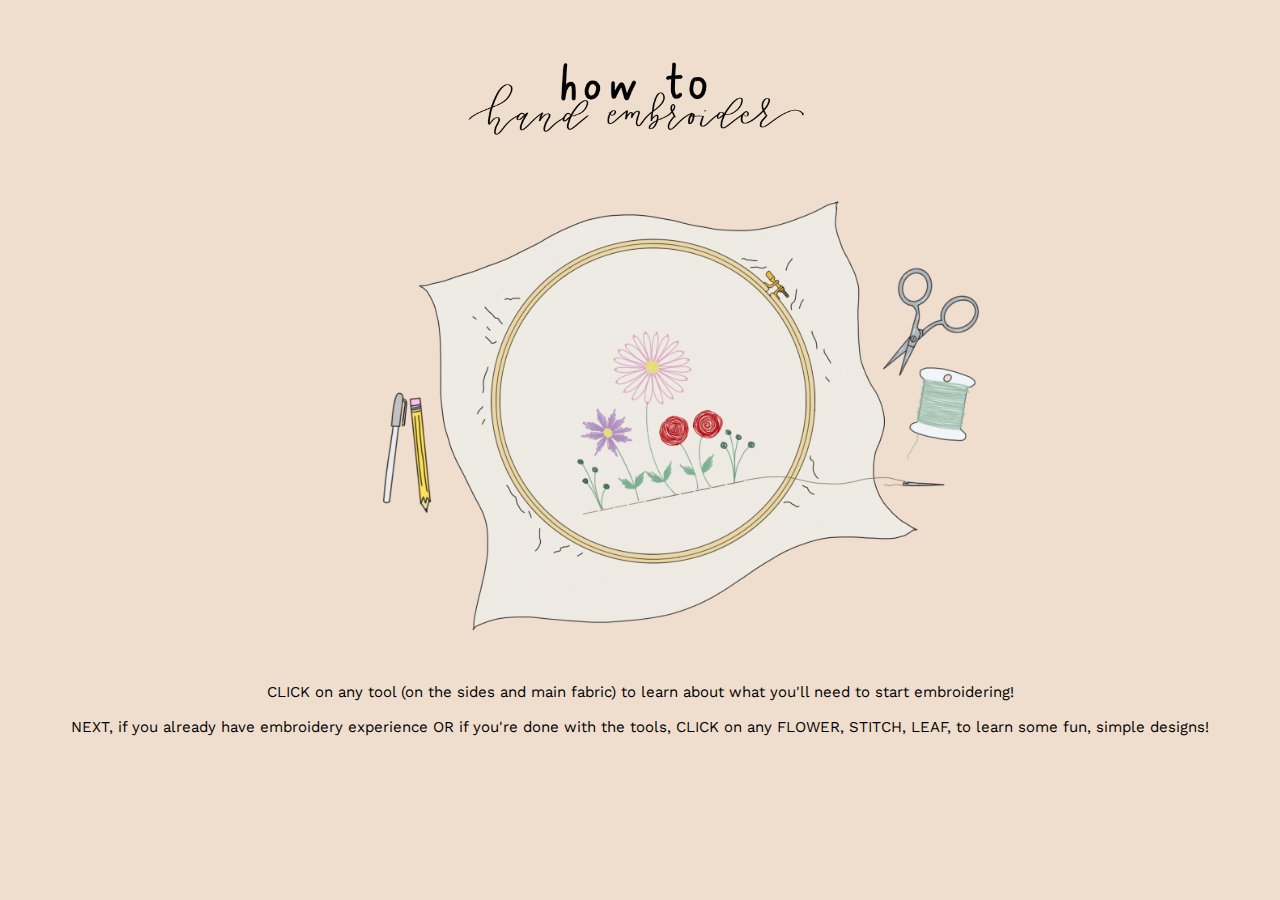
<file: index.html>
<html>
    <head>
        <link rel= "stylesheet" href="assets/css/style.css">
        <link rel="preconnect" href="https://fonts.gstatic.com">
        <link href="https://fonts.googleapis.com/css2?family=Work+Sans&display=swap" rel="stylesheet">
        <title>How To Hand Embroider</title>
    </head>

    <body>
        <div class="content">
            <img class="title" src="assets/img/title 2.png" width= 350px>
           <img id="cover-art" src="assets/img/cover-art.png" width= 900px>
           <img class="mask hidden" id="fabric-hoop" src="assets/img/fabric.png" width=900px>
           <img class="mask hidden" id="needle" src="assets/img/needle.png" width = 900px>
           <img class="mask hidden" id="scissors" src="assets/img/scissors.png" width = 900px>
           <img class="mask hidden" id="spool" src="assets/img/spool.png" width = 900px>
           <img class="mask hidden" id="pens" src="assets/img/pens.png" width =900px>
           <img class="mask hidden" id="backstitch" src="assets/img/backstitch.png" width = 900px>
           <img class="mask hidden" id="leaves" src="assets/img/leaves.png" width = 900px>
           <img class="mask hidden" id="knots" src="assets/img/knots.png" width= 900px>
           <img class="mask hidden" id="knots1" src="assets/img/knots.png" width = 900px>
           <img class="mask hidden" id="daisy" src="assets/img/daisy.png" width = 900px>
           <img class="mask hidden" id="flower" src="assets/img/flower.png" width = 900px>
           <img class="mask hidden" id="roses" src="assets/img/roses.png" width = 900px>
           <a class="text" id="line1">CLICK on any tool (on the sides and main fabric) to learn about what you'll need to start embroidering!</a>
           <a class="text" id="line2">NEXT, if you already have embroidery experience OR if you're done with the tools, CLICK on any FLOWER, STITCH, LEAF, to learn some fun, simple designs!</a>
            <a class="buttons" id="fabric-button" href="fabrichoop.html"></a>
            <a class="buttons" id="needle-button" href="needle.html"></a>
            <a class="buttons" id="scissors-button" href="othertools.html"></a>
            <a class="buttons" id="pens-button" href="othertools.html"></a>
            <a class="buttons" id="spool-button" href="spool.html"></a>
            <a class="buttons" id="backstitch-button" href="backstitch.html"></a>
            <a class="buttons" id="daisy-button" href="daisy.html"></a>
            <a class="buttons" id="flower-button" href="flower.html"></a>
            <a class="buttons" id="roses-button" href="roses.html"></a>
            <a class="buttons" id="knots-button" href="knots.html"></a>
            <a class="buttons" id="knots-button1" href="knots.html"></a>
            <a class="buttons" id="leaves-button" href="leaves.html"></a>
        </div>
    </body>
    <script src="assets/js/jscript.js"></script>
</html>
</file>
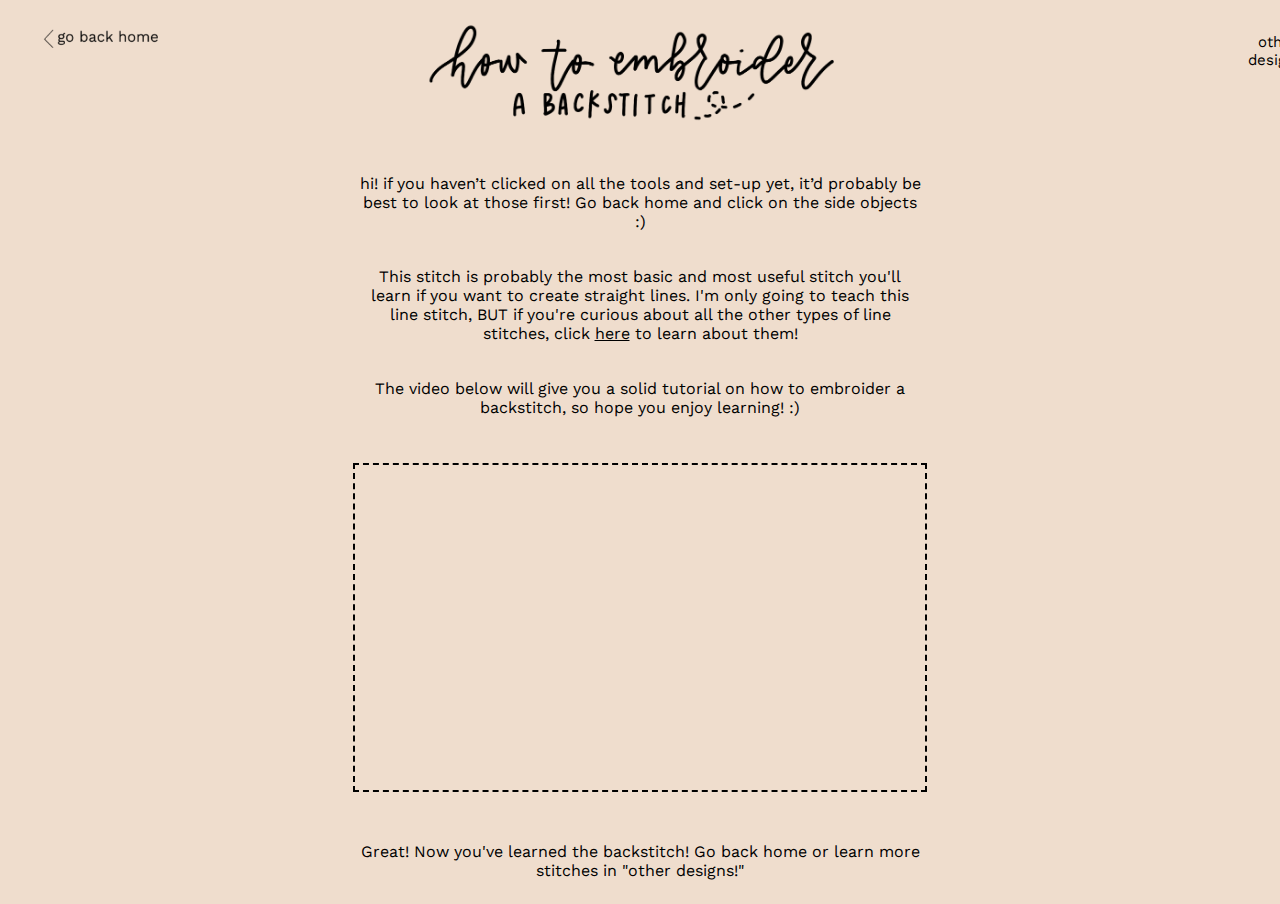
<file: backstitch.html>
<html>
    <head>
        <link rel= "stylesheet" href="assets/css/style.css">
        <link rel="preconnect" href="https://fonts.gstatic.com">
        <link href="https://fonts.googleapis.com/css2?family=Work+Sans&display=swap" rel="stylesheet">
        <title>How To Hand Embroider</title>
    </head>

    <body>
        <a class = "home" href="index.html"><img id="arrow" src="assets/img/back home.png" width=150px></a>
        <div class="dropdown" style="float:right;">
            <button class = "btn">other designs!</button>
            <div class = "drop-content"> <!--I used this link to help me make this https://www.w3schools.com/howto/howto_css_dropdown.asp-->
                <a href = "daisy.html">daisies</a>
                <a href = "flower.html">lilies</a>
                <a href = "roses.html">roses</a>
                <a href = "knots.html">knots</a>
                <a href = "leaves.html">leaves</a>
            </div>
        </div>
        <div class="design-content">
            <img class="backstitch title" src="assets/img/backstitch title.png" width=500px>
            <p>hi! if you haven’t clicked on all the tools and set-up yet, it’d probably be best to look at those first! Go back home and click on the side objects :)</p>
            <p>This stitch is probably the most basic and most useful stitch you'll learn if you want to create straight lines. I'm only going to teach this line stitch, BUT if you're curious about all the other types of line stitches, click <a href= "https://www.youtube.com/watch?v=Ox_UKb4GHeQ&ab_channel=Malina_GMEXCLUSIVE" target="_blank">here</a> to learn about them!</p>
            <p>The video below will give you a solid tutorial on how to embroider a backstitch, so hope you enjoy learning! :)</p>
            <iframe class="videos" width="560" height="315" src="https://www.youtube.com/embed/rZ_wVC84UmM?start=8" title="YouTube video player" frameborder="0" allow="accelerometer; autoplay; clipboard-write; encrypted-media; gyroscope; picture-in-picture" allowfullscreen>
            </iframe>
            <p>Great! Now you've learned the backstitch! Go back home or learn more stitches in "other designs!"</p>
        </div>
    </body>
</html>
</file>
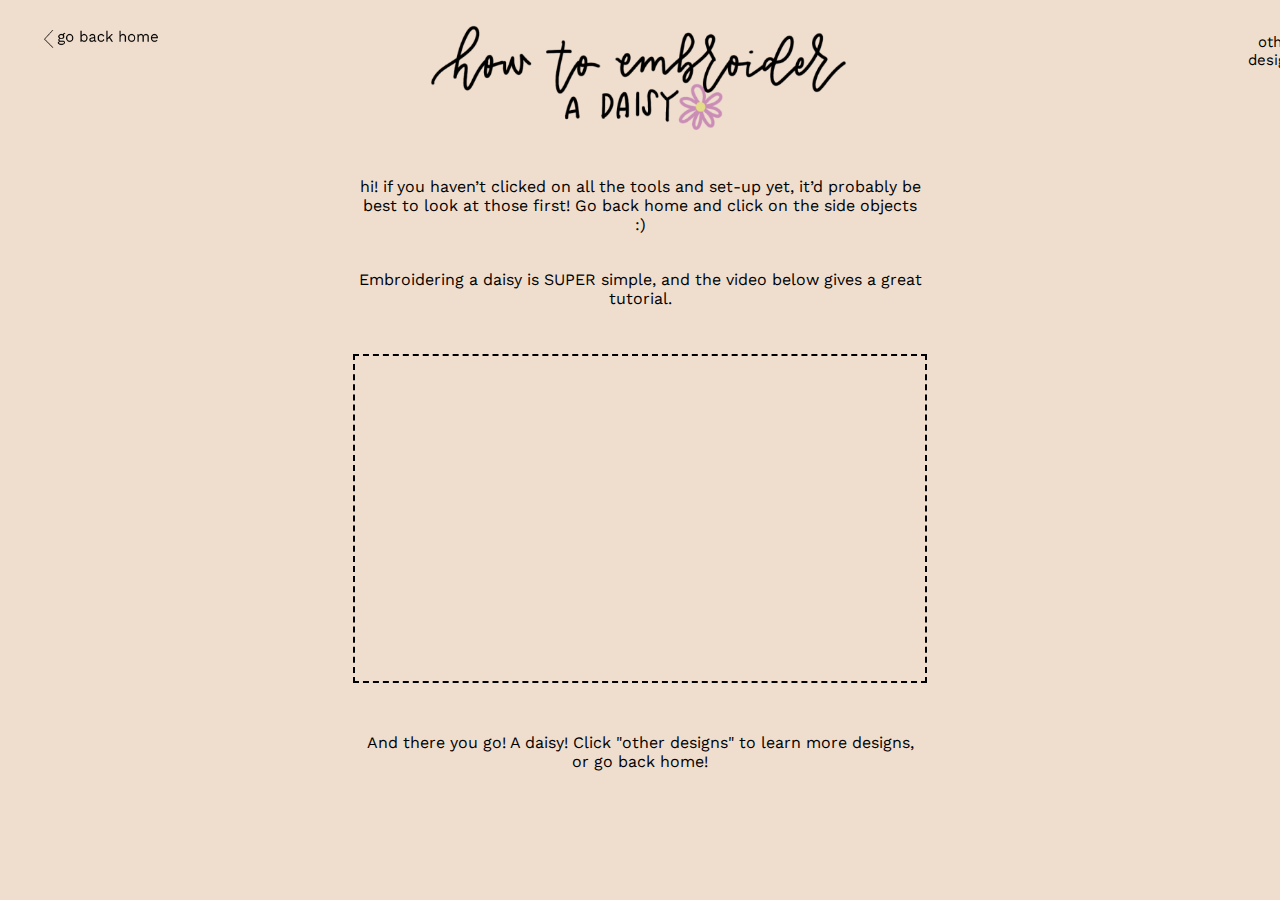
<file: daisy.html>
<html>
    <head>
        <link rel= "stylesheet" href="assets/css/style.css">
        <link rel="preconnect" href="https://fonts.gstatic.com">
        <link href="https://fonts.googleapis.com/css2?family=Work+Sans&display=swap" rel="stylesheet">
        <title>How To Hand Embroider</title>
    </head>

    <body>
        <a class = "home" href="index.html"><img id="arrow" src="assets/img/back home.png" width=150px></a>
        <div class="dropdown" style="float:right;">
            <button class = "btn">other designs!</button>
            <div class = "drop-content"> <!--I used this link to help me make this https://www.w3schools.com/howto/howto_css_dropdown.asp-->
                <a href = "flower.html">lilies</a>
                <a href = "roses.html">roses</a>
                <a href = "knots.html">knots</a>
                <a href = "leaves.html">leaves</a>
                <a href = "backstitch.html">backstitch</a>
            </div>
        </div>
        <div class="design-content">
            <img class="daisy title" src="assets/img/daisy title.png" width=450px>
            <p>hi! if you haven’t clicked on all the tools and set-up yet, it’d probably be best to look at those first! Go back home and click on the side objects :)</p>
            <p>Embroidering a daisy is SUPER simple, and the video below gives a great tutorial.</p>
            <iframe class="videos" width="560" height="315" src="https://www.youtube.com/embed/2pYtAKpRlTM?start=8" title="YouTube video player" frameborder="0" allow="accelerometer; autoplay; clipboard-write; encrypted-media; gyroscope; picture-in-picture" allowfullscreen>
            </iframe>
            <p>And there you go! A daisy! Click "other designs" to learn more designs, or go back home! </p>
        </div>
    </body>
</html>
</file>
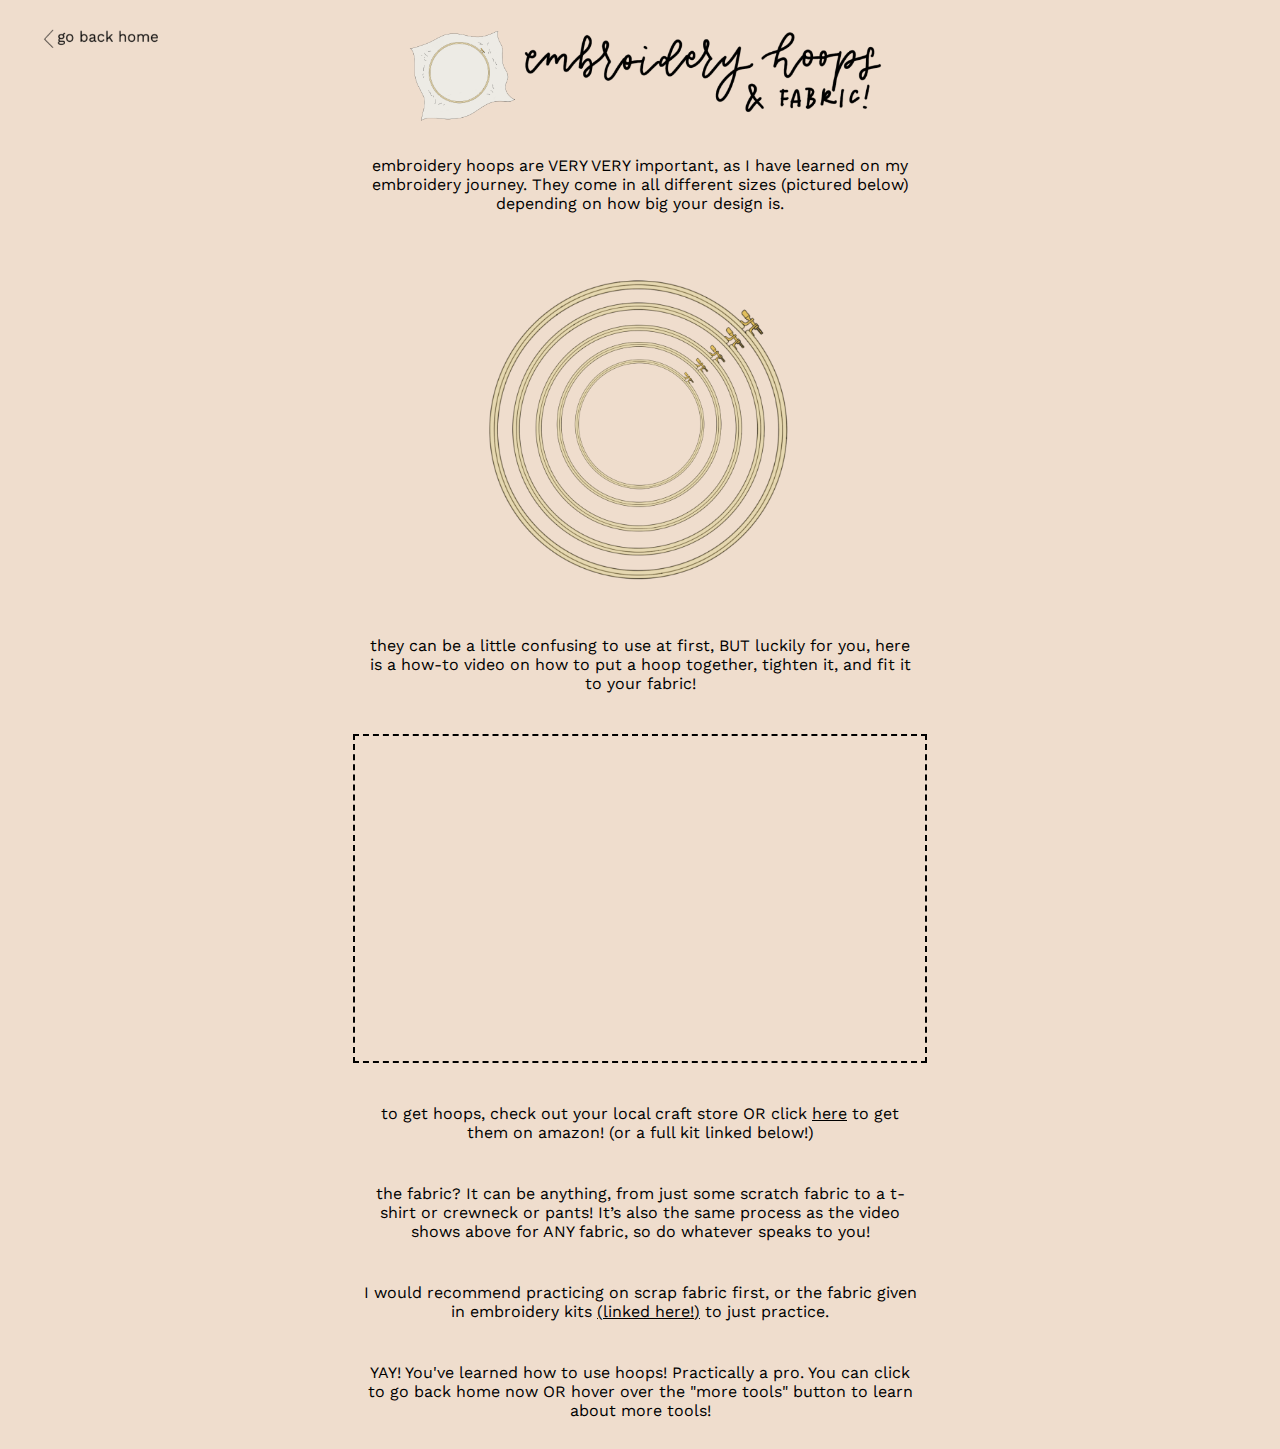
<file: fabrichoop.html>
<html>
    <head>
        <link rel= "stylesheet" href="assets/css/style.css">
        <link rel="preconnect" href="https://fonts.gstatic.com">
        <link href="https://fonts.googleapis.com/css2?family=Work+Sans&display=swap" rel="stylesheet">
        <title>How To Hand Embroider</title>
    </head>
    <a class = "home" href="index.html"><img id="arrow" src="assets/img/back home.png" width=150px></a>
    <div class="dropdown" style="float:right;">
        <button class = "button">more tools!</button>
        <div class = "drop-content"> <!--I used this link to help me make this https://www.w3schools.com/howto/howto_css_dropdown.asp-->
            <a href = "spool.html">embroidery thread</a>
            <a href = "needle.html">needles</a>
            <a href = "othertools.html">other tools!</a>
        </div>
    </div>
    <div class="hoop-content">
        <img class="hoop-title" src="assets/img/hoop title.png" width=550px>
        <p>embroidery hoops are VERY VERY important, as I have learned on my embroidery journey. 
            They come in all different sizes (pictured below) depending on how big your design is. </p>
        <img class="hoop-sizes" src="assets/img/hoop sizes.png" width=700px>
        <p>they can be a little confusing to use at first, BUT luckily for you, 
            here is a how-to video on how to put a hoop together, tighten it, and fit it to your fabric!</p>
        <iframe class = "hoops" width="560" height="315" src="https://www.youtube.com/embed/4Q4ieJCFBMo?start=137" title="YouTube video player" frameborder="0" allow="accelerometer; autoplay; clipboard-write; encrypted-media; gyroscope; picture-in-picture" allowfullscreen>
        </iframe>
        <p>to get hoops, check out your local craft store OR click <a href="https://www.amazon.com/Pieces-Embroidery-Bamboo-Circle-Wholesale/dp/B07RRH63K9/ref=asc_df_B07RRH63K9/?tag=hyprod-20&linkCode=df0&hvadid=344022480208&hvpos=&hvnetw=g&hvrand=4703507477739416877&hvpone=&hvptwo=&hvqmt=&hvdev=c&hvdvcmdl=&hvlocint=&hvlocphy=9027774&hvtargid=pla-775982490863&psc=1&tag=&ref=&adgrpid=64633018770&hvpone=&hvptwo=&hvadid=344022480208&hvpos=&hvnetw=g&hvrand=4703507477739416877&hvqmt=&hvdev=c&hvdvcmdl=&hvlocint=&hvlocphy=9027774&hvtargid=pla-775982490863" target="_blank">here</a> to get them on amazon! (or a full kit linked below!) </p>
        <p>the fabric? It can be anything, from just some scratch fabric to a t-shirt or crewneck or pants! 
            It’s also the same process as the video shows above for ANY fabric, so do whatever speaks to you!</p>
        <p>I would recommend practicing on scrap fabric first, or the fabric given in embroidery kits <a href="https://www.amazon.com/Caydo-Embroidery-Instructions-Threads-Beginners/dp/B083DN33Z5/ref=sr_1_2?dchild=1&keywords=embroidery+kit&qid=1619299957&s=arts-crafts&sr=1-2" target="_blank">(linked here!)</a> to just practice.</p>
        <p>YAY! You've learned how to use hoops! Practically a pro. You can click to go back home now OR hover over the "more tools" button to learn about more tools!</p>
</html>
</file>
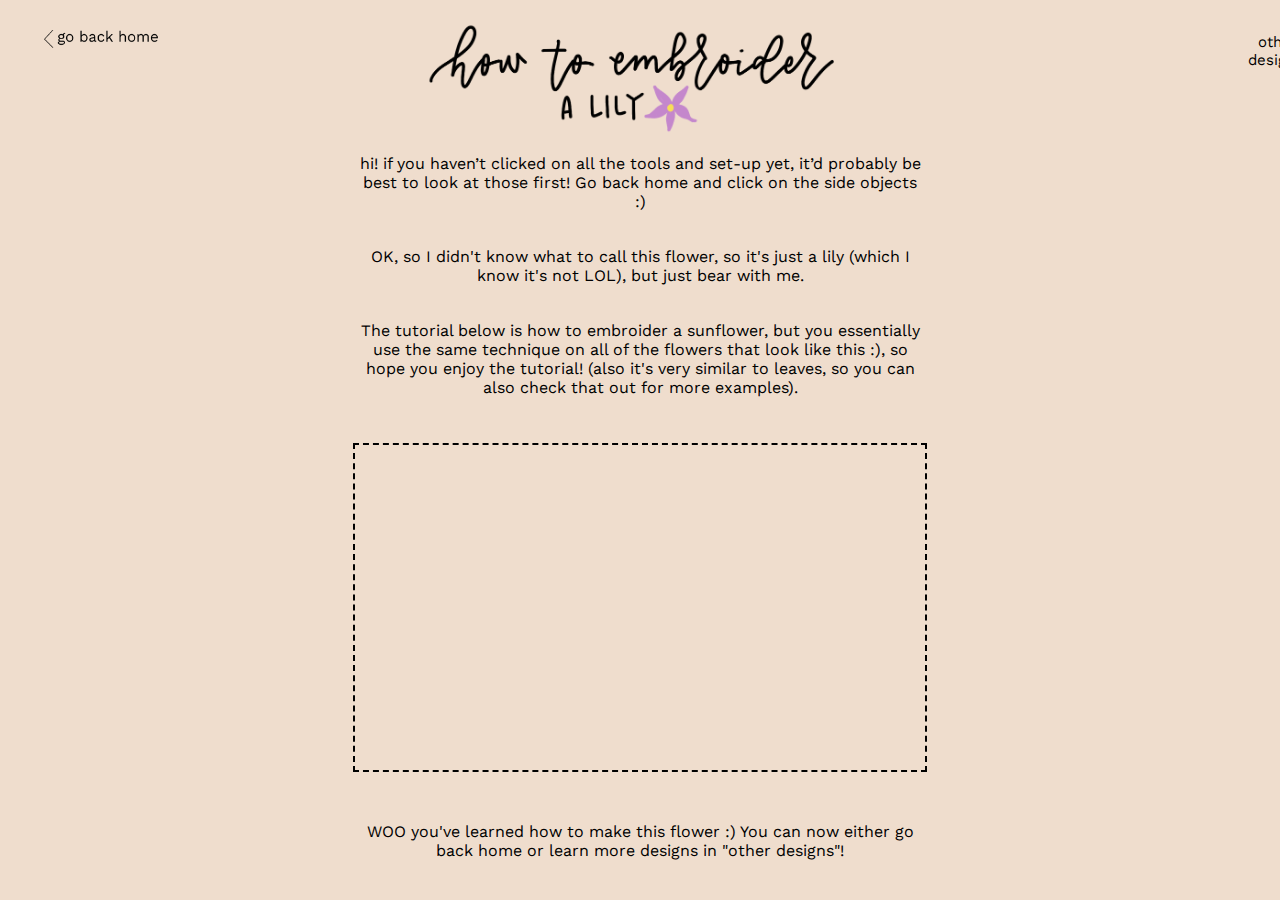
<file: flower.html>
<html>
    <head>
        <link rel= "stylesheet" href="assets/css/style.css">
        <link rel="preconnect" href="https://fonts.gstatic.com">
        <link href="https://fonts.googleapis.com/css2?family=Work+Sans&display=swap" rel="stylesheet">
        <title>How To Hand Embroider</title>
    </head>

    <body>
        <a class = "home" href="index.html"><img id="arrow" src="assets/img/back home.png" width=150px></a>
        <div class="dropdown" style="float:right;">
            <button class = "btn">other designs!</button>
            <div class = "drop-content"> <!--I used this link to help me make this https://www.w3schools.com/howto/howto_css_dropdown.asp-->
                <a href = "daisy.html">daisies</a>
                <a href = "roses.html">roses</a>
                <a href = "knots.html">knots</a>
                <a href = "leaves.html">leaves</a>
                <a href = "backstitch.html">backstitch</a>
            </div>
        </div>
        <div class="design-content">
            <img class="flower-title" src="assets/img/lily title.png" width=500px>
            <p>hi! if you haven’t clicked on all the tools and set-up yet, it’d probably be best to look at those first! Go back home and click on the side objects :)</p>
            <p>OK, so I didn't know what to call this flower, so it's just a lily (which I know it's not LOL), but just bear with me. </p>
            <p>The tutorial below is how to embroider a sunflower, but you essentially use the same technique on all of the flowers that look like this :), so hope you enjoy the tutorial! (also it's very similar to leaves, so you can also check that out for more examples).</p>
            <iframe class="videos" width="560" height="315" src="https://www.youtube.com/embed/USa3Xs_h2No?start=8" title="YouTube video player" frameborder="0" allow="accelerometer; autoplay; clipboard-write; encrypted-media; gyroscope; picture-in-picture" allowfullscreen></iframe>
            <p>WOO you've learned how to make this flower :) You can now either go back home or learn more designs in "other designs"!</p>
        </div>
    </body>
</html>
</file>
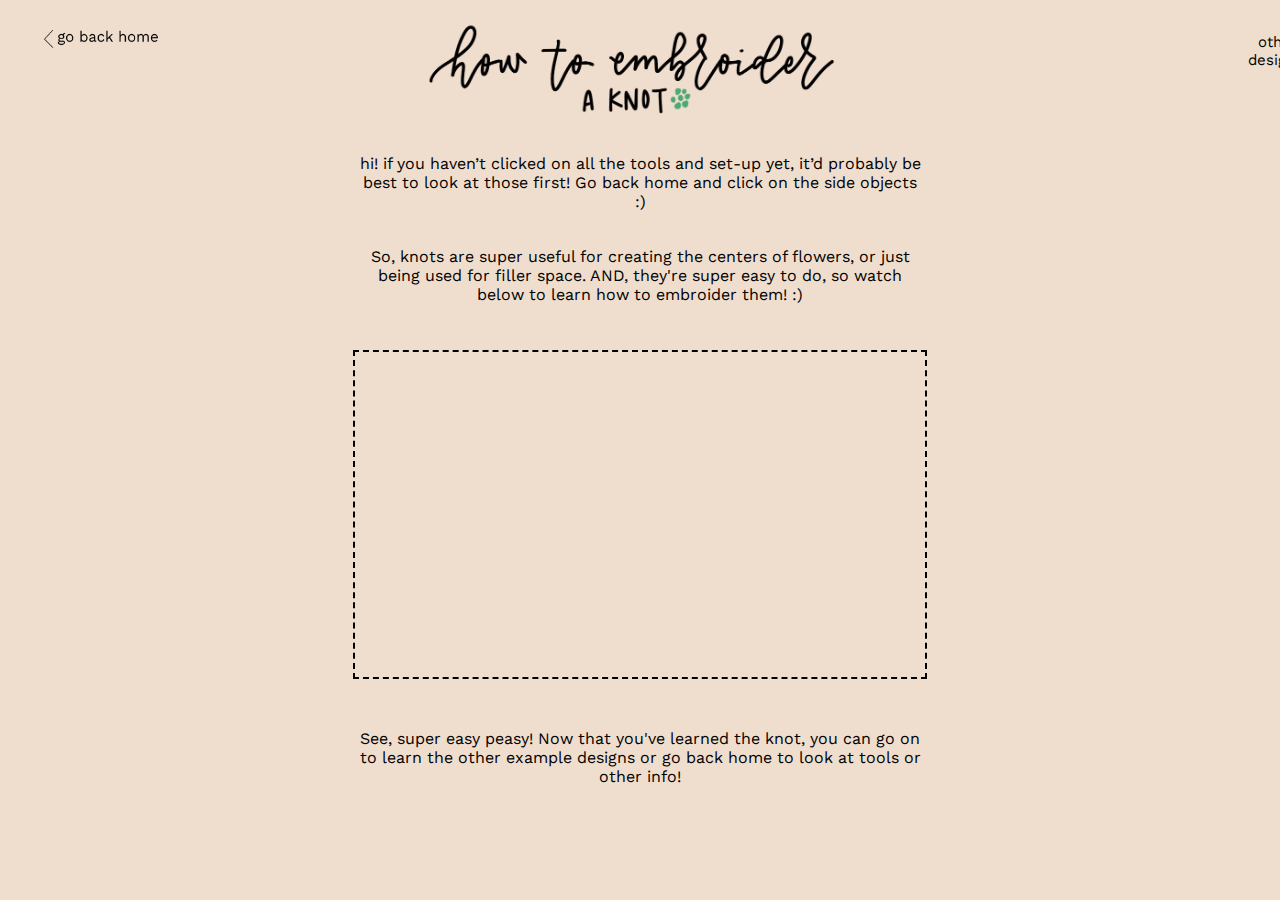
<file: knots.html>
<html>
    <head>
        <link rel= "stylesheet" href="assets/css/style.css">
        <link rel="preconnect" href="https://fonts.gstatic.com">
        <link href="https://fonts.googleapis.com/css2?family=Work+Sans&display=swap" rel="stylesheet">
        <title>How To Hand Embroider</title>
    </head>

    <body>
        <a class = "home" href="index.html"><img id="arrow" src="assets/img/back home.png" width=150px></a>
        <div class="dropdown" style="float:right;">
            <button class = "btn">other designs!</button>
            <div class = "drop-content"> <!--I used this link to help me make this https://www.w3schools.com/howto/howto_css_dropdown.asp-->
                <a href = "daisy.html">daisies</a>
                <a href = "flower.html">lilies</a>
                <a href = "roses.html">roses</a>
                <a href = "leaves.html">leaves</a>
                <a href = "backstitch.html">backstitch</a>
            </div>
        </div>
        <div class="design-content">
            <img class="knots-title" src="assets/img/knot title.png" width=500px>
            <p>hi! if you haven’t clicked on all the tools and set-up yet, it’d probably be best to look at those first! Go back home and click on the side objects :)</p>
            <p>So, knots are super useful for creating the centers of flowers, or just being used for filler space. AND, they're super easy to do, so watch below to learn how to embroider them! :)</p>
            <iframe class="videos" width="560" height="315" src="https://www.youtube.com/embed/pjI5yo656U4?start=8" title="YouTube video player" frameborder="0" allow="accelerometer; autoplay; clipboard-write; encrypted-media; gyroscope; picture-in-picture" allowfullscreen>
            </iframe>
            <p>See, super easy peasy! Now that you've learned the knot, you can go on to learn the other example designs or go back home to look at tools or other info!</p>
        </div>
    </body>
</html>
</file>
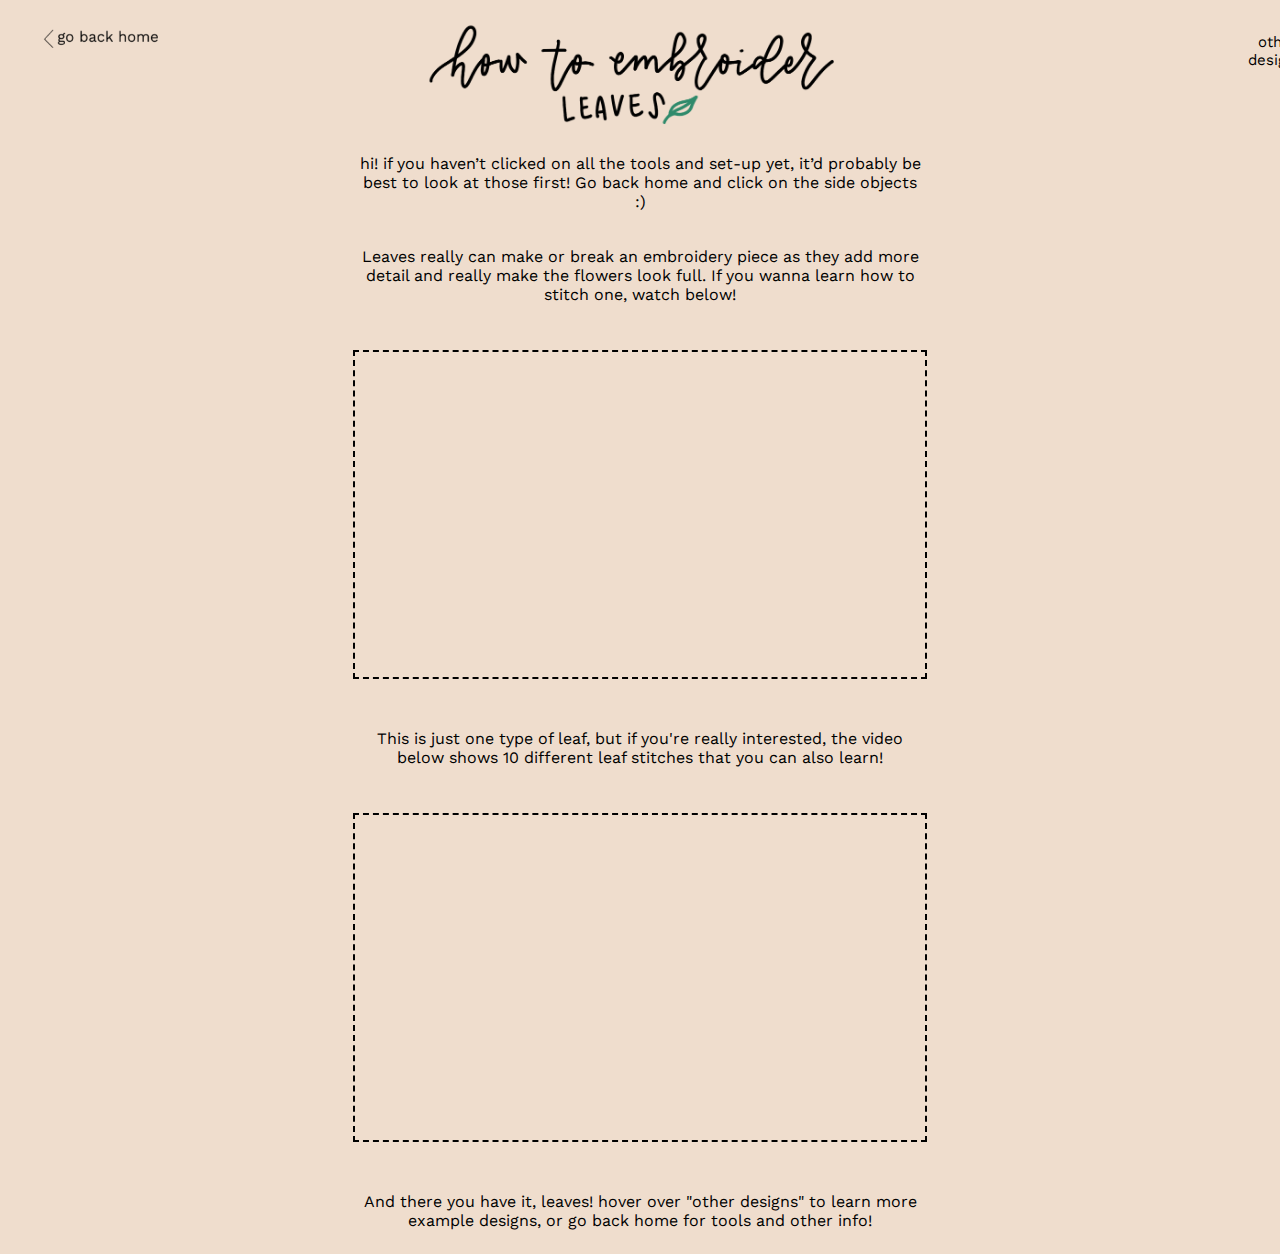
<file: leaves.html>
<html>
    <head>
        <link rel= "stylesheet" href="assets/css/style.css">
        <link rel="preconnect" href="https://fonts.gstatic.com">
        <link href="https://fonts.googleapis.com/css2?family=Work+Sans&display=swap" rel="stylesheet">
        <title>How To Hand Embroider</title>
    </head>

    <body>
        <a class = "home" href="index.html"><img id="arrow" src="assets/img/back home.png" width=150px></a>
        <div class="dropdown" style="float:right;">
            <button class = "btn">other designs!</button>
            <div class = "drop-content"> <!--I used this link to help me make this https://www.w3schools.com/howto/howto_css_dropdown.asp-->
                <a href = "daisy.html">daisies</a>
                <a href = "flower.html">lilies</a>
                <a href = "roses.html">roses</a>
                <a href = "knots.html">knots</a>
                <a href = "backstitch.html">backstitch</a>
            </div>
        </div>
        <div class="design-content">
            <img class="leaf-title" src="assets/img/leaves title.png" width=500px>
            <p>hi! if you haven’t clicked on all the tools and set-up yet, it’d probably be best to look at those first! Go back home and click on the side objects :)</p>
            <p>Leaves really can make or break an embroidery piece as they add more detail and really make the flowers look full. If you wanna learn how to stitch one, watch below!</p>
            <iframe class="videos" width="560" height="315" src="https://www.youtube.com/embed/mgqp88tA9Uc?start=8" title="YouTube video player" frameborder="0" allow="accelerometer; autoplay; clipboard-write; encrypted-media; gyroscope; picture-in-picture" allowfullscreen>
            </iframe>
            <p>This is just one type of leaf, but if you're really interested, the video below shows 10 different leaf stitches that you can also learn!</p>
            <iframe class="videos" width="560" height="315" src="https://www.youtube.com/embed/CPHgyubZNgw?start=30" title="YouTube video player" frameborder="0" allow="accelerometer; autoplay; clipboard-write; encrypted-media; gyroscope; picture-in-picture" allowfullscreen>
            </iframe>
            <p>And there you have it, leaves! hover over "other designs" to learn more example designs, or go back home for tools and other info!</p>
        </div>
    </body>
</html>
</file>
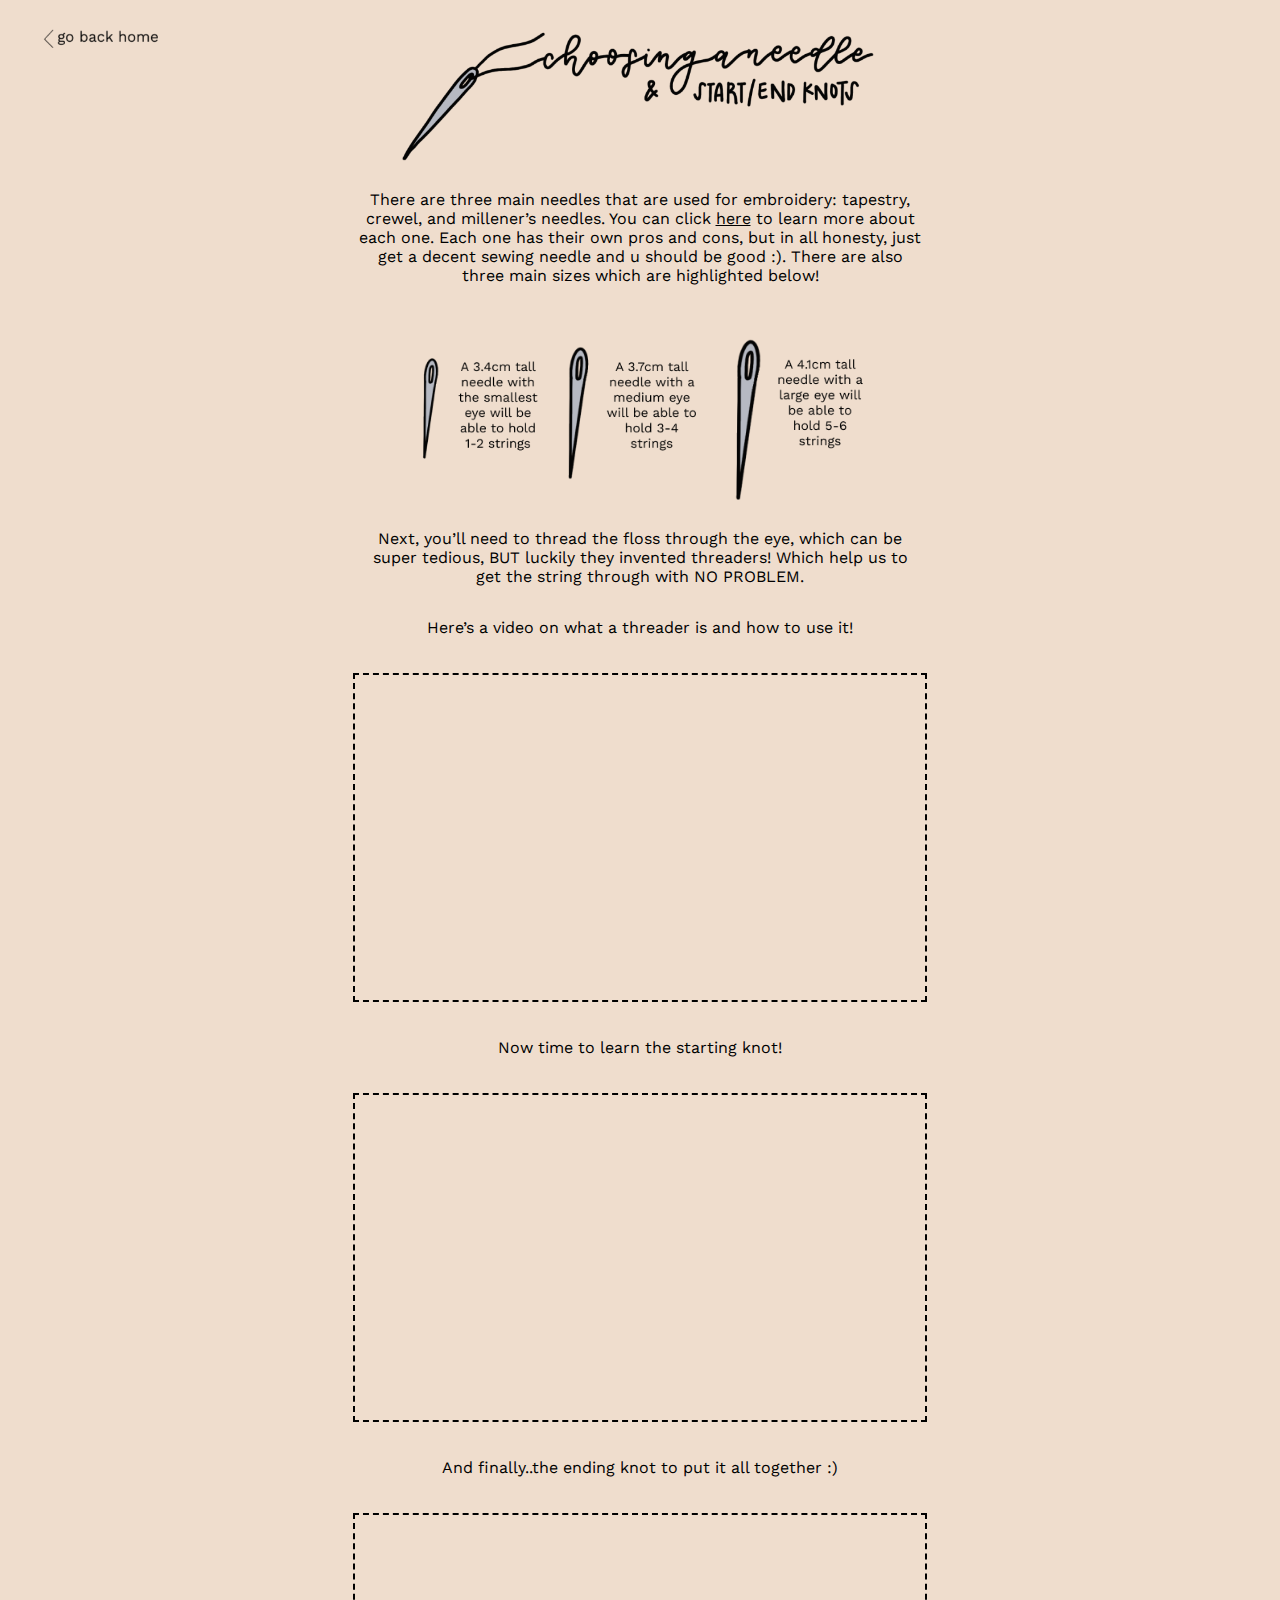
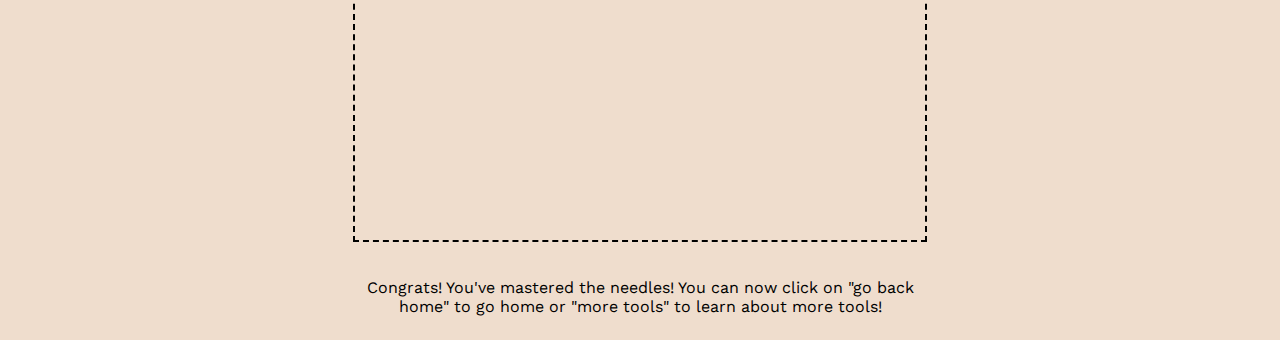
<file: needle.html>
<html>
    <head>
        <link rel= "stylesheet" href="assets/css/style.css">
        <link rel="preconnect" href="https://fonts.gstatic.com">
        <link href="https://fonts.googleapis.com/css2?family=Work+Sans&display=swap" rel="stylesheet">
        <title>How To Hand Embroider</title>
    </head>

    <body>
        <a class = "home" href="index.html"><img id="arrow" src="assets/img/back home.png" width=150px></a>
        <div class="dropdown" style="float:right;">
            <button class = "button">more tools!</button>
            <div class = "drop-content"> <!--I used this link to help me make this https://www.w3schools.com/howto/howto_css_dropdown.asp-->
                <a href = "spool.html">embroidery thread</a>
                <a href = "fabrichoop.html">fabric and embroidery hoops</a>
                <a href = "othertools.html">other tools!</a>
            </div>
        </div>
        <div class="needle-content">
            <img class="needle-title" src="assets/img/needle title.png" width=500px>
            <p>There are three main needles that are used for embroidery: tapestry, crewel, and millener’s needles. 
                You can click
                <a href="https://blog.treasurie.com/embroidery-basics/" target="_blank">here</a>
                to learn more about each one. Each one has their own pros and cons, but in all honesty, 
                just get a decent sewing needle and u should be good :). There are also three main sizes which are highlighted below!
            </p>
            <img class="needle-sizes" src="assets/img/needle sizes.png" width=450px>
            <p>Next, you’ll need to thread the floss through the eye, which can be super tedious, BUT luckily they invented threaders! Which help us to get the string through with NO PROBLEM.</p>
            <p>Here’s a video on what a threader is and how to use it!</p>
            <iframe class = "needle-videos" width="560" height="315" src="https://www.youtube.com/embed/oHwggj5EN_Q" title="YouTube video player" frameborder="0" allow="accelerometer; autoplay; clipboard-write; encrypted-media; gyroscope; picture-in-picture" allowfullscreen>
            </iframe>
            <p>Now time to learn the starting knot!</p>
            <iframe class="needle-videos" width="560" height="315" src="https://www.youtube.com/embed/PowkA9Bojlo" title="YouTube video player" frameborder="0" allow="accelerometer; autoplay; clipboard-write; encrypted-media; gyroscope; picture-in-picture" allowfullscreen>
            </iframe>
            <p>And finally..the ending knot to put it all together :)</p>
            <iframe class="needle-videos" width="560" height="315" src="https://www.youtube.com/embed/aQEbtmsC2fU?start=15" title="YouTube video player" frameborder="0" allow="accelerometer; autoplay; clipboard-write; encrypted-media; gyroscope; picture-in-picture" allowfullscreen>
            </iframe>
            <p>Congrats! You've mastered the needles! You can now click on "go back home" to go home or "more tools" to learn about more tools!</p>
        </div>
    </body>
</file>
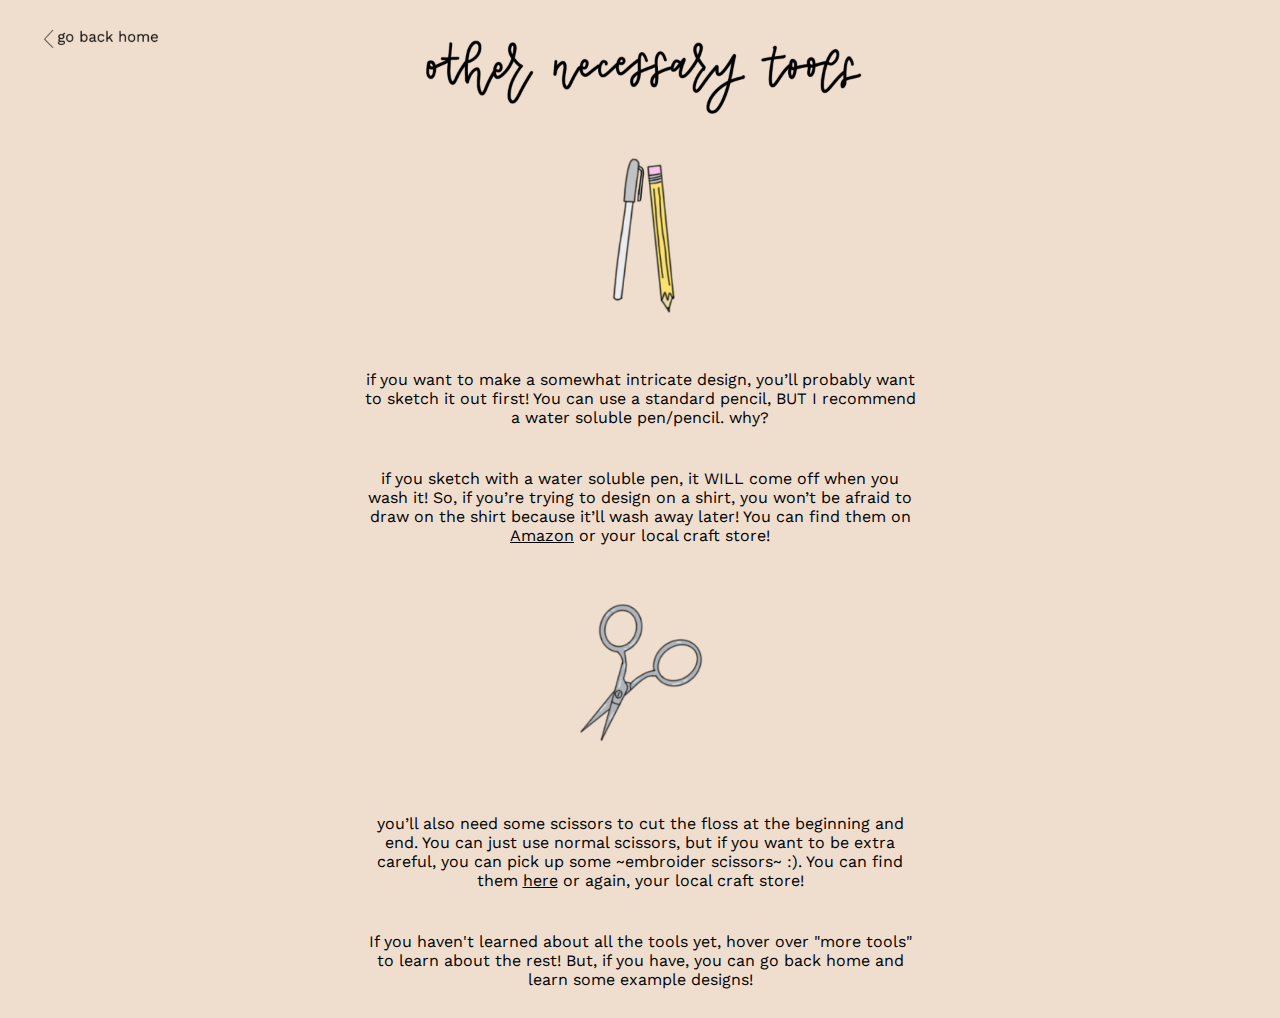
<file: othertools.html>
<html>
    <head>
        <link rel= "stylesheet" href="assets/css/style.css">
        <link rel="preconnect" href="https://fonts.gstatic.com">
        <link href="https://fonts.googleapis.com/css2?family=Work+Sans&display=swap" rel="stylesheet">
        <title>How To Hand Embroider</title>
    </head>

    <a class = "home" href="index.html"><img id="arrow" src="assets/img/back home.png" width=150px></a>
    <div class="dropdown" style="float:right;">
        <button class = "button">more tools!</button>
        <div class = "drop-content"> <!--I used this link to help me make this https://www.w3schools.com/howto/howto_css_dropdown.asp-->
            <a href = "spool.html">embroidery thread</a>
            <a href = "fabrichoop.html">fabric and embroidery hoops</a>
            <a href = "needle.html">needles</a>
        </div>
    </div>
    <div class="other-content">
        <img class="other-title" src="assets/img/other tools title.png" width=500px>
        <img class="tool-pics" src = "assets/img/pencil.png" width=100px>
        <p>if you want to make a somewhat intricate design, you’ll probably want to sketch it out first! You can use a standard pencil, 
            BUT I recommend a water soluble pen/pencil. why?
        </p>
        <p>if you sketch with a water soluble pen, it WILL come off when you wash it! So, if you’re trying to design on a shirt, 
            you won’t be afraid to draw on the shirt because it’ll wash away later! You can find them on 
            <a href="https://www.amazon.com/LEONIS-Water-Erasable-Marking-78008/dp/B00QTIBOS4/ref=sr_1_1_sspa?dchild=1&gclid=CjwKCAjwg4-EBhBwEiwAzYAlsoj91fI6VhsUkzMtzpKPGNGuElWnJOpw__GgB0lrSgNarDmn5BvFgBoC8zQQAvD_BwE&hvadid=410003358188&hvdev=c&hvlocphy=9027774&hvnetw=g&hvqmt=e&hvrand=11626366169341689323&hvtargid=kwd-4912583648&hydadcr=24657_11410751&keywords=water+soluble+pens&qid=1619299569&sr=8-1-spons&psc=1&spLa=[base64]" target="_blank">
                Amazon</a> or your local craft store!</p>
        <img class="tool-pics" src="assets/img/solo scissors.png" width=170px>
        <p>you’ll also need some scissors to cut the floss at the beginning and end. You can just use normal scissors, but if you want to be extra careful, 
            you can pick up some ~embroider scissors~ :). You can find them 
            <a href="https://www.amazon.com/Stainless-Straight-Embroidery-Scissors-Knitting/dp/B08L4QVTWC/ref=sr_1_1_sspa?dchild=1&keywords=embroidery+scissors&qid=1619299685&sr=8-1-spons&psc=1&spLa=[base64]" target="_blank">here</a> or again, your local craft store! </p>
        <p>If you haven't learned about all the tools yet, hover over "more tools" to learn about the rest! But, if you have, you can go back home and learn some example designs!</p>
</html>
</file>
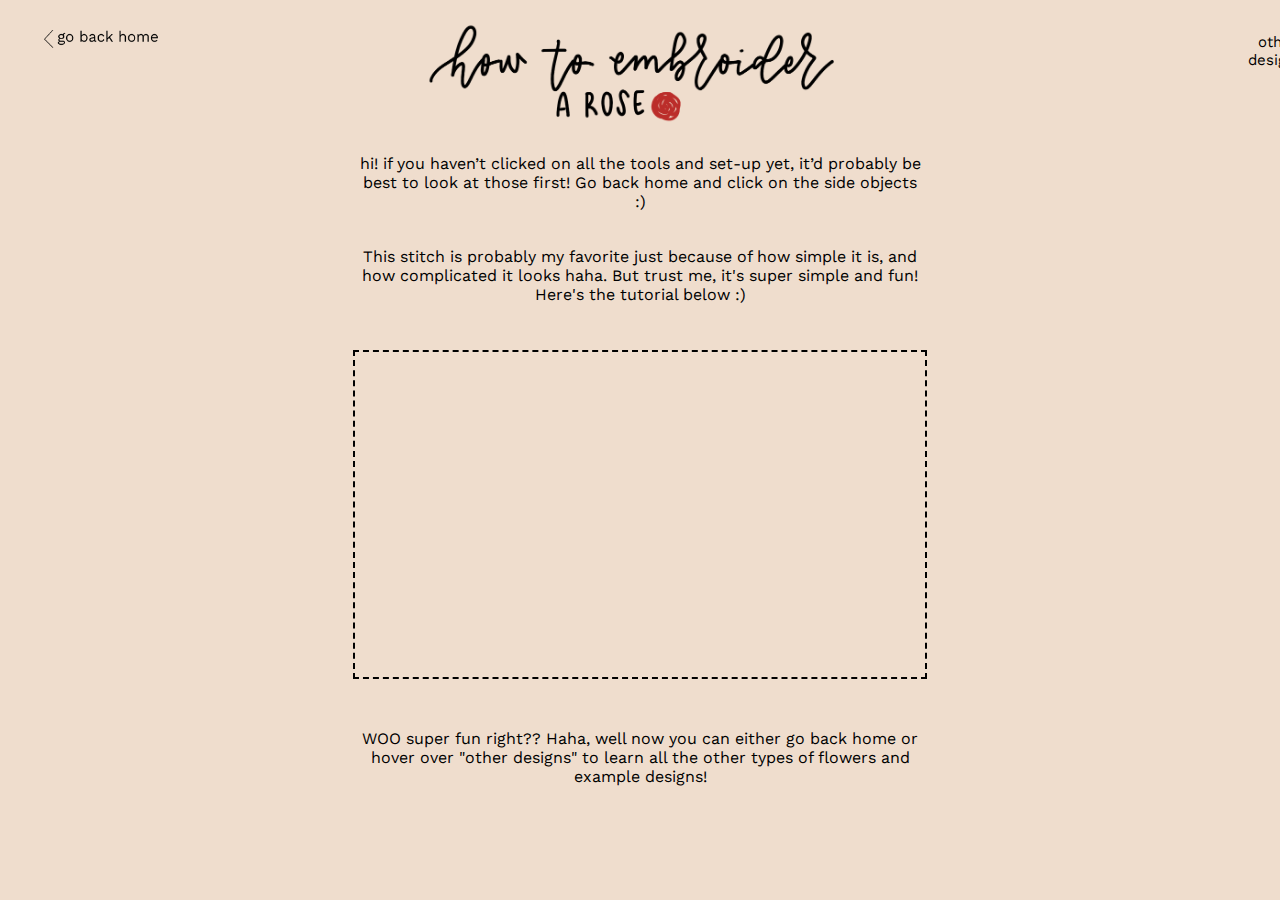
<file: roses.html>
<html>
    <head>
        <link rel= "stylesheet" href="assets/css/style.css">
        <link rel="preconnect" href="https://fonts.gstatic.com">
        <link href="https://fonts.googleapis.com/css2?family=Work+Sans&display=swap" rel="stylesheet">
        <title>How To Hand Embroider</title>
    </head>

    <body>
        <a class = "home" href="index.html"><img id="arrow" src="assets/img/back home.png" width=150px></a>
        <div class="dropdown" style="float:right;">
            <button class = "btn">other designs!</button>
            <div class = "drop-content"> <!--I used this link to help me make this https://www.w3schools.com/howto/howto_css_dropdown.asp-->
                <a href = "daisy.html">daisies</a>
                <a href = "flower.html">lilies</a>
                <a href = "knots.html">knots</a>
                <a href = "leaves.html">leaves</a>
                <a href = "backstitch.html">backstitch</a>
            </div>
        </div>
        <div class="design-content">
            <img class="rose-title" src="assets/img/rose title.png" width=500px>
            <p>hi! if you haven’t clicked on all the tools and set-up yet, it’d probably be best to look at those first! Go back home and click on the side objects :)</p>
            <p>This stitch is probably my favorite just because of how simple it is, and how complicated it looks haha. But trust me, it's super simple and fun! Here's the tutorial below :)</p>
            <iframe class="videos" width="560" height="315" src="https://www.youtube.com/embed/unC3FPeAD9M?start=23" title="YouTube video player" frameborder="0" allow="accelerometer; autoplay; clipboard-write; encrypted-media; gyroscope; picture-in-picture" allowfullscreen>
            </iframe>
            <p>WOO super fun right?? Haha, well now you can either go back home or hover over "other designs" to learn all the other types of flowers and example designs!</p>
        </div>
    </body>
</html>
</file>
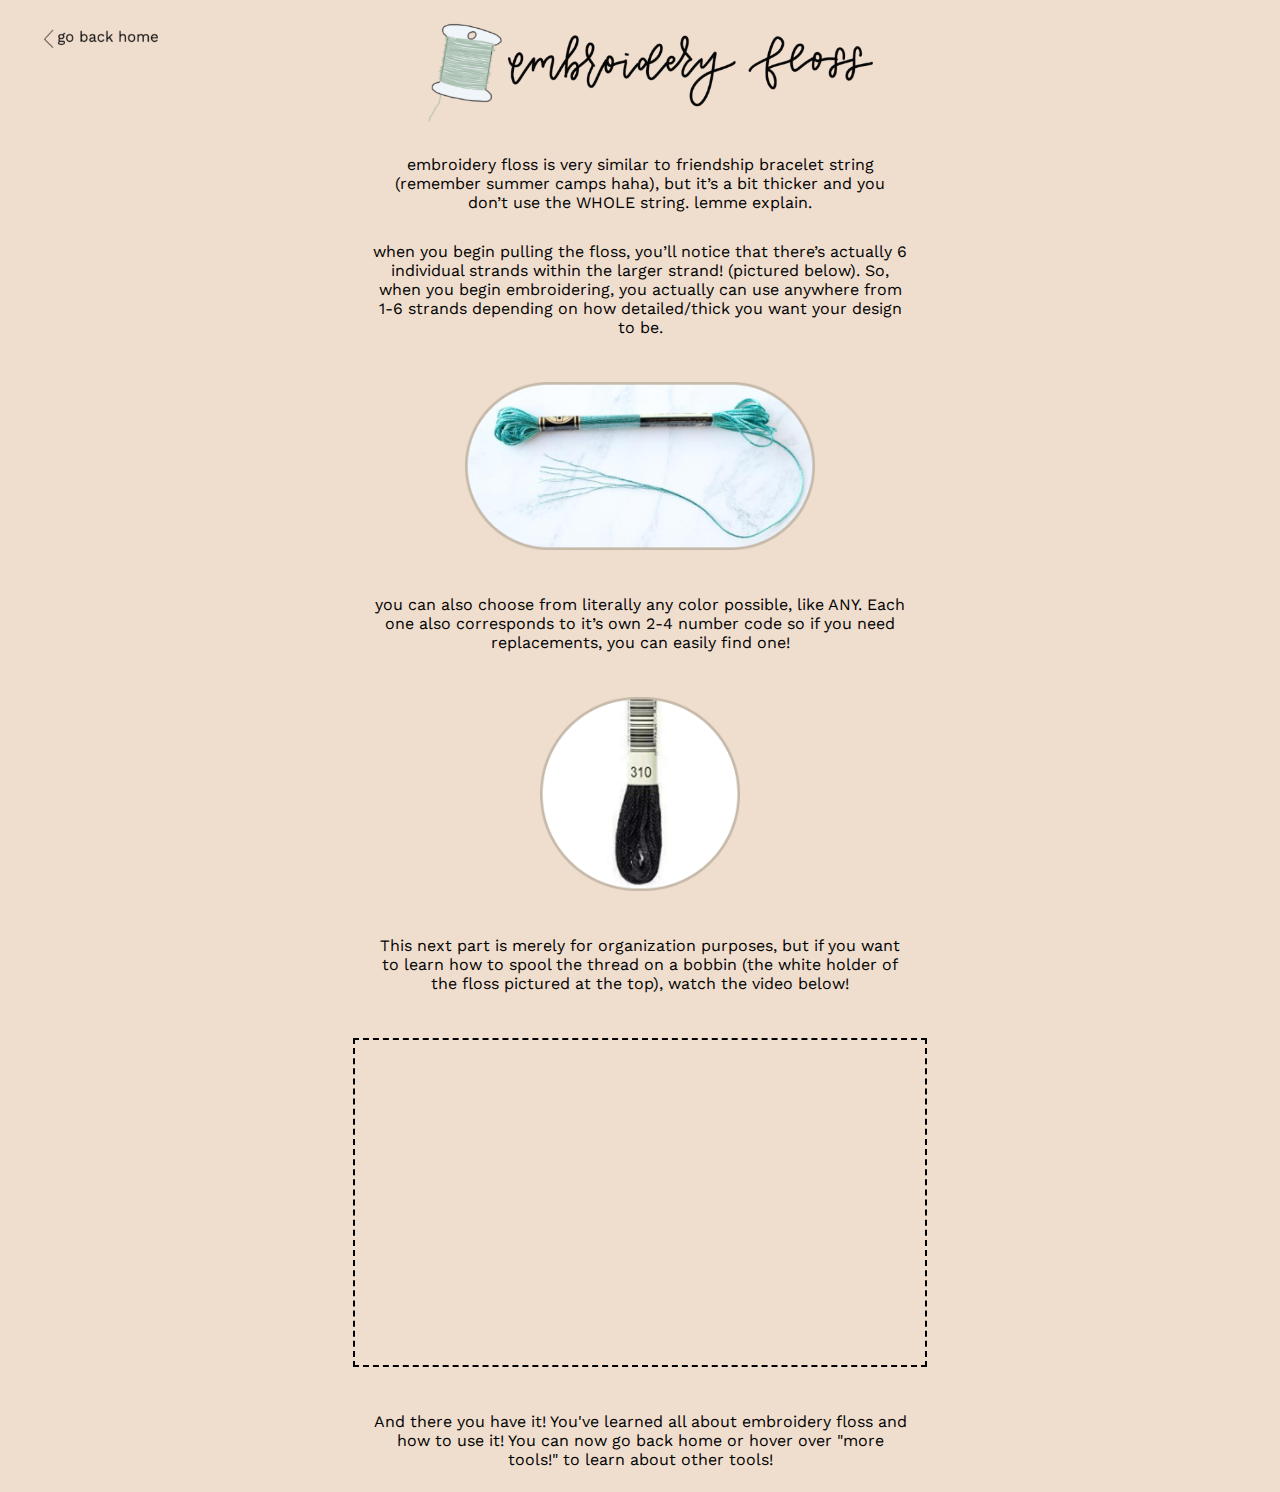
<file: spool.html>
<html>
    <head>
        <link rel= "stylesheet" href="assets/css/style.css">
        <link rel="preconnect" href="https://fonts.gstatic.com">
        <link href="https://fonts.googleapis.com/css2?family=Work+Sans&display=swap" rel="stylesheet">
        <title>How To Hand Embroider</title>
    </head>

    <a class = "home" href="index.html"><img id="arrow" src="assets/img/back home.png" width=150px></a>
    <div class="dropdown" style="float:right;">
        <button class = "button">more tools!</button>
        <div class = "drop-content"> <!--I used this link to help me make this https://www.w3schools.com/howto/howto_css_dropdown.asp-->
            <a href = "needle.html">needles</a>
            <a href = "fabrichoop.html">fabric and embroidery hoops</a>
            <a href = "othertools.html">other tools!</a>
        </div>
    </div>
    <div class="spool-content">
        <img class="spool-title" src="assets/img/embroidery title.png" width=500px>
        <a>embroidery floss is very similar to friendship bracelet string (remember summer camps haha), 
            but it’s a bit thicker and you don’t use the WHOLE string. lemme explain.</a>
        <a>when you begin pulling the floss, you’ll notice that there’s actually 6 individual strands within the larger strand! (pictured below). So, when you begin embroidering, 
            you actually can use anywhere from 1-6 strands depending on how detailed/thick you want your design to be. </a>
        <img class="thread" src="assets/img/6 strands.png" width=350px>
        <a>you can also choose from literally any color possible, like ANY. Each one also corresponds to it’s own 2-4 
            number code so if you need replacements, you can easily find one!</a>
        <img class="thread" src="assets/img/code.png" width=200px>
        <a>This next part is merely for organization purposes, but if you want to learn how to spool the thread on a bobbin 
            (the white holder of the floss pictured at the top), watch the video below! </a>
        <iframe class="bobbin" width="560" height="315" src="https://www.youtube.com/embed/im9vWho56hs?start=137" title="YouTube video player" frameborder="0" allow="accelerometer; autoplay; clipboard-write; encrypted-media; gyroscope; picture-in-picture" allowfullscreen>
        </iframe>
        <a>And there you have it! You've learned all about embroidery floss and how to use it! You can now go back home or hover over "more tools!" to learn about other tools!</a>
</html>
</file>
<file: assets/css/style.css>
body {
    background: #EFDDCD;
}

.content{
    margin-top: 50px;
    display: flex;
    flex-direction: column;
    justify-content: center;
    align-items: center;
}

#cover-art{
    margin-top: -100px;
    margin-left: 30px;
}

.mask{
    position: absolute;
    margin-left: 15px;
    margin-top: 4px;
}

.hidden{
    opacity: 0%;
}

.buttons{
    position: absolute;
    background:transparent;
    opacity: 0.5;
}

#fabric-button{
    width: 80px;
    height: 330px;
    margin-top: -50px;
    margin-left: 380px;
}

#needle-button{
    width: 190px;
    height: 10px;
    margin-top: 180px;
    margin-left: 390px
}

#scissors-button{
    width: 80px;
    height: 100px;
    margin-top: -150px;
    margin-left: 560px;
}


#spool-button{
    width: 70px;
    height: 80px;
    margin-left: 600px;
    margin-top: 20px;
}


#pens-button{
    width: 50px;
    height: 130px;
    margin-top: 100px;
    margin-right: 470px;
}

#roses-button{
    width: 60px;
    height: 30px;
    transform: rotate(170deg);
    margin-left: 100px;
    margin-top: 70px;
}

#flower-button{
    width: 50px;
    height: 50px;
    border-radius: 50%;
    margin-right: 70px;
    margin-top: 75px;
}

#daisy-button{
    border-radius: 50%;
    width: 80px;
    height: 80px;
    margin-top: -50px;
    margin-left: 30px;
}

#knots-button{
    width: 30px;
    height: 50px;
    margin-left: 200px;
    margin-top: 130px;
}

#knots-button1{
    width: 30px;
    height: 50px;
    transform: rotate(330deg);
    margin-top: 190px;
    margin-right: 90px;
}

#leaves-button{
    width: 100px;
    height: 25px;
    border-radius: 95%;
    transform: rotate(348deg);
    margin-top: 170px;
    margin-left: 50px;
}

#backstitch-button{
    width: 170px;
    height: 10px;
    border-radius: 99%; 
    transform: rotate(348deg);
    margin-top: 210px;
    margin-left: 50px;
}

.text {
    position: absolute;
    text-align: center;
    font-family:'Work Sans', sans-serif;
    font-size: 15px;

}

#line1{
    margin-top: 600px;
}

#line2{
    margin-top: 700px;
    margin-bottom: 30px;
}

.home{
    font-family: 'Work Sans', sans-serif;
    text-decoration: none;
    color: black;
    position: fixed;
}

#arrow{
    margin-left: 25px;
    margin-top: 20px;
}

.home:hover{
    opacity: 0.7;
}

.needle-content{
    display: flex;
    flex-direction: column;
    justify-content: center;
    align-items: center;
    text-align: center;
}

.needle-content p{
    font-family: 'work sans', sans-serif;
    margin-left: 350px;
    margin-right: 350px;
}

.needle-content p a{
    text-decoration: underline;
    color: black;
}
.needle-sizes{
    margin-top: 20px;
}

.needle-videos{
    border-style: dashed;
    border-width: 2px;
    padding: 5px;
    margin-top: 20px;
    margin-bottom: 20px;
}
.dropdown{
    position: fixed;
    display: inline-block;
    margin-top: 10px;
    margin-right: 10px;
    margin-left: 1230px;

}

.button{
    font-family: 'Work Sans', sans-serif;
    font-size: 15px;
    padding: 10px;
    padding-left: 50px;
    padding-right: 50px;
    background-color: #EFDDCD;
    border: none;
}

.drop-content{
    display: none;
    position: absolute;
    background: #decfbe;
}

.drop-content a{
    color: black;
    text-decoration: none;
    font-family: 'Work Sans', sans-serif;
    padding: 15px;
    text-align: center;
    display: block;
}

.drop-content a:hover{
    background: #d3bfa8;
}

.dropdown:hover .drop-content{
    display: block;
}

.dropdown:hover .button{
    background:none;
    cursor: pointer;
}

.spool-content{
    display: flex;
    flex-direction: column;
    justify-content: center;
    align-items: center;
}

.spool-content a{
    text-align: center;
    font-family: "Work Sans", sans-serif;
    margin-left: 350px;
    margin-right: 350px;
    padding: 15px;
}

.thread{
    margin: 30px;
}

.bobbin{
    border-style: dashed;
    border-width: 2px;
    padding: 5px;
    margin-top: 30px;
    margin-bottom: 30px;
}
.hoop-content{
    display: flex;
    flex-direction: column;
    justify-content: center;
    align-items: center;
}

.hoop-content p{
    font-family: 'work sans', sans-serif;
    margin-right: 350px;
    margin-left: 350px;
    padding: 5px;
    text-align: center;
}

.hoop-content p a{
    color: black;
}

.hoops{
    border-style: dashed;
    border-width: 2px;
    padding: 5px;
    margin-top: 20px;
    margin-bottom: 20px;
}

.other-content{
    display: flex;
    flex-direction: column;
    justify-content: center;
    align-items: center;
}

.other-content p{
    font-family: "Work Sans", sans-serif;
    text-align: center;
    margin-right: 350px;
    margin-left: 350px;
    padding: 5px;
}

.other-content p a{
    color: black;
}
.tool-pics{
    margin: 20px;
}

.btn{
    font-family: 'Work Sans', sans-serif;
    font-size: 15px;
    padding-top: 15px;
    padding-left: 10px;
    padding-bottom: 15px;
    background-color: #EFDDCD;
    border: none;
}

.btn:hover{
    cursor: pointer;
}

.design-content{
    display: flex;
    flex-direction: column;
    justify-content: center;
    align-items: center;
}

.design-content p{
    margin-top: 20px;
    font-family: 'Work Sans', sans-serif;
    text-align: center;
    margin-right: 350px;
    margin-left: 350px;
}

.design-content a{
    color: black;
}

.videos{
    border-style: dashed;
    border-width: 2px;
    padding: 5px;
    margin: 30px;
}

.title{
    margin-bottom: 20px;
}
</file>
